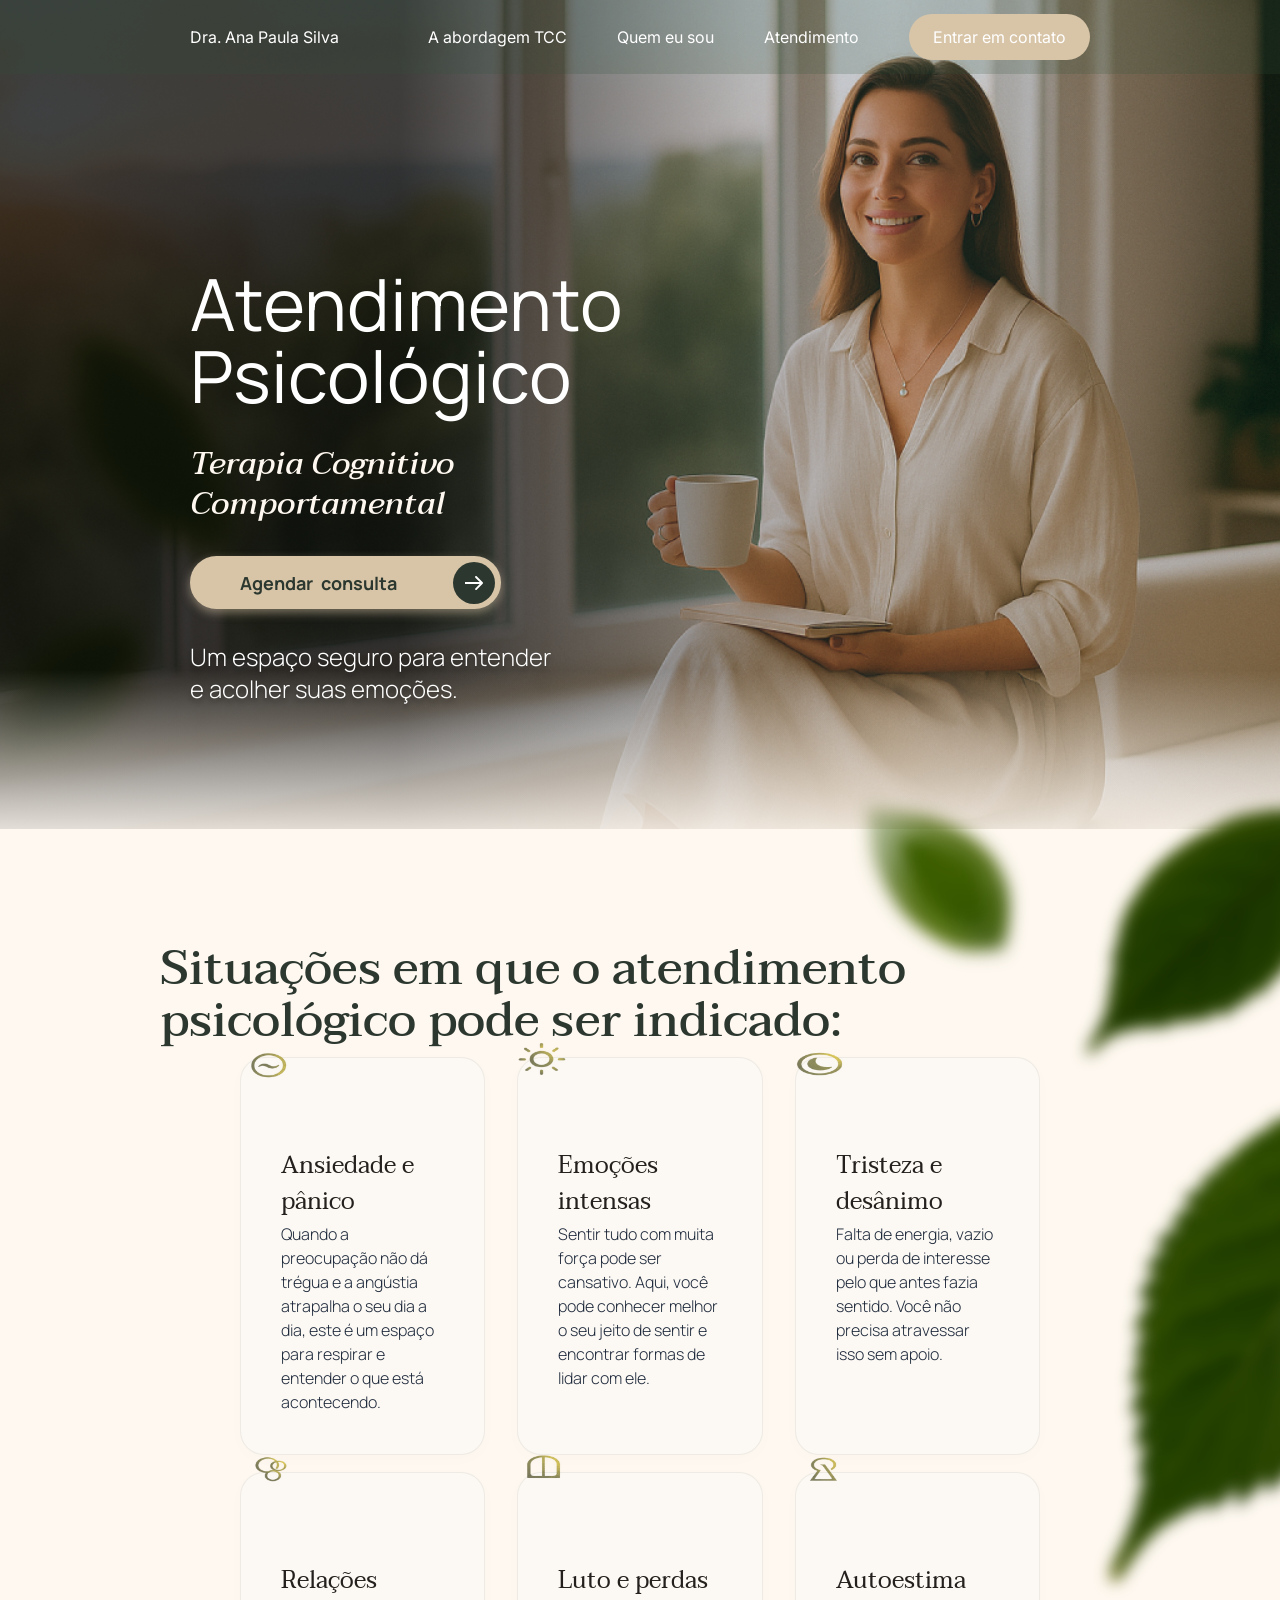
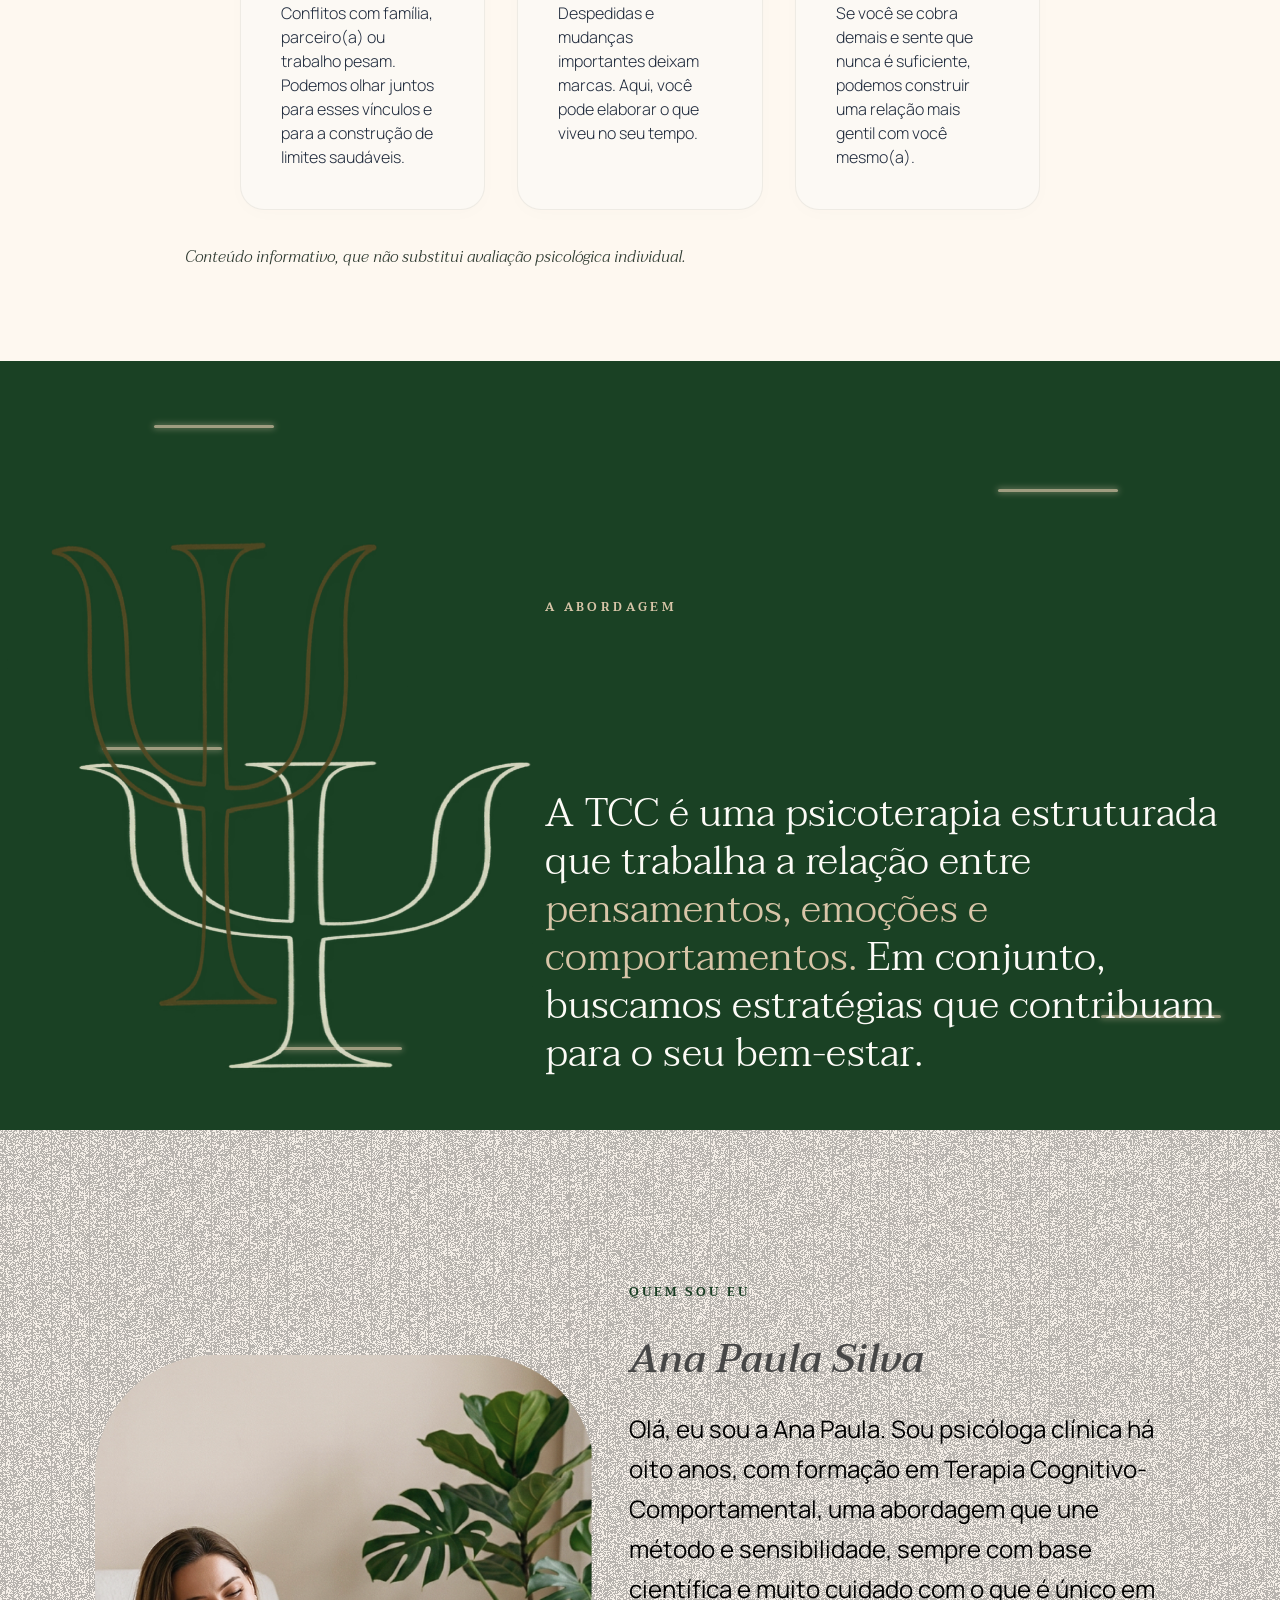
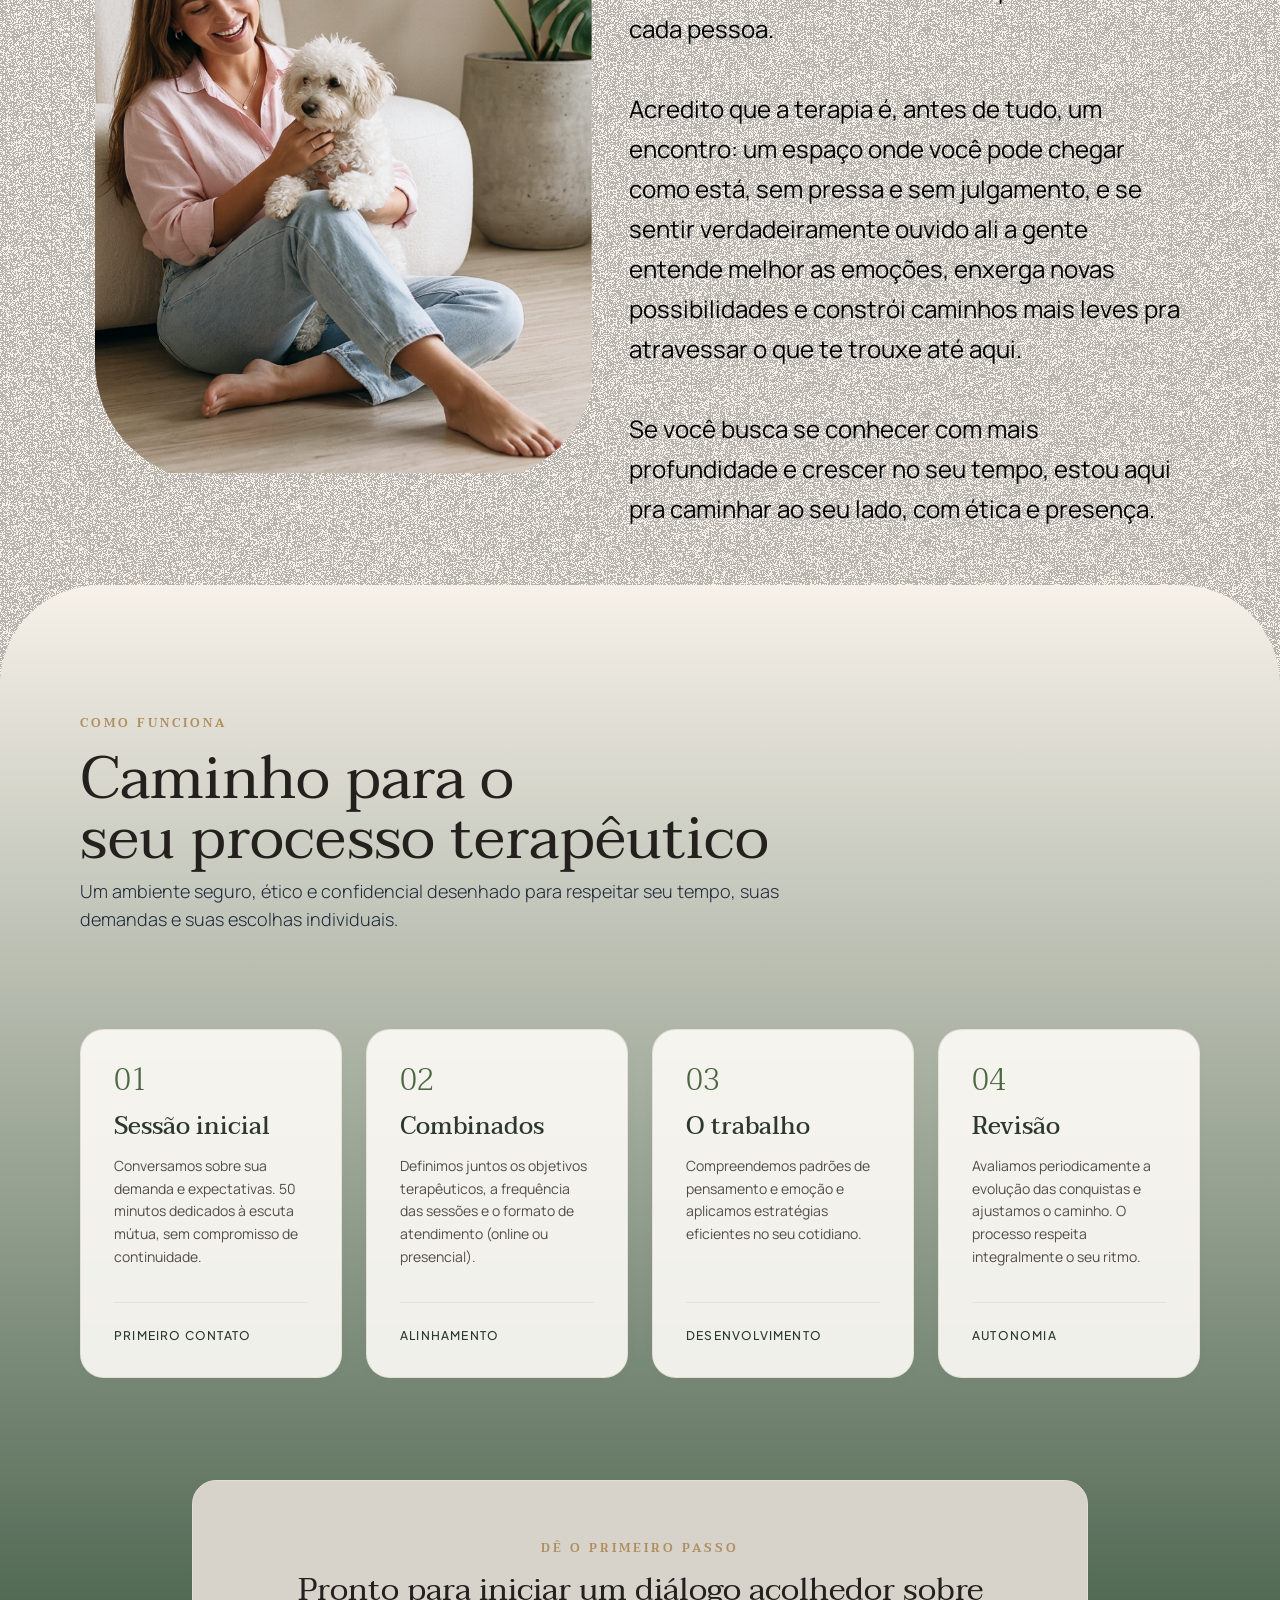
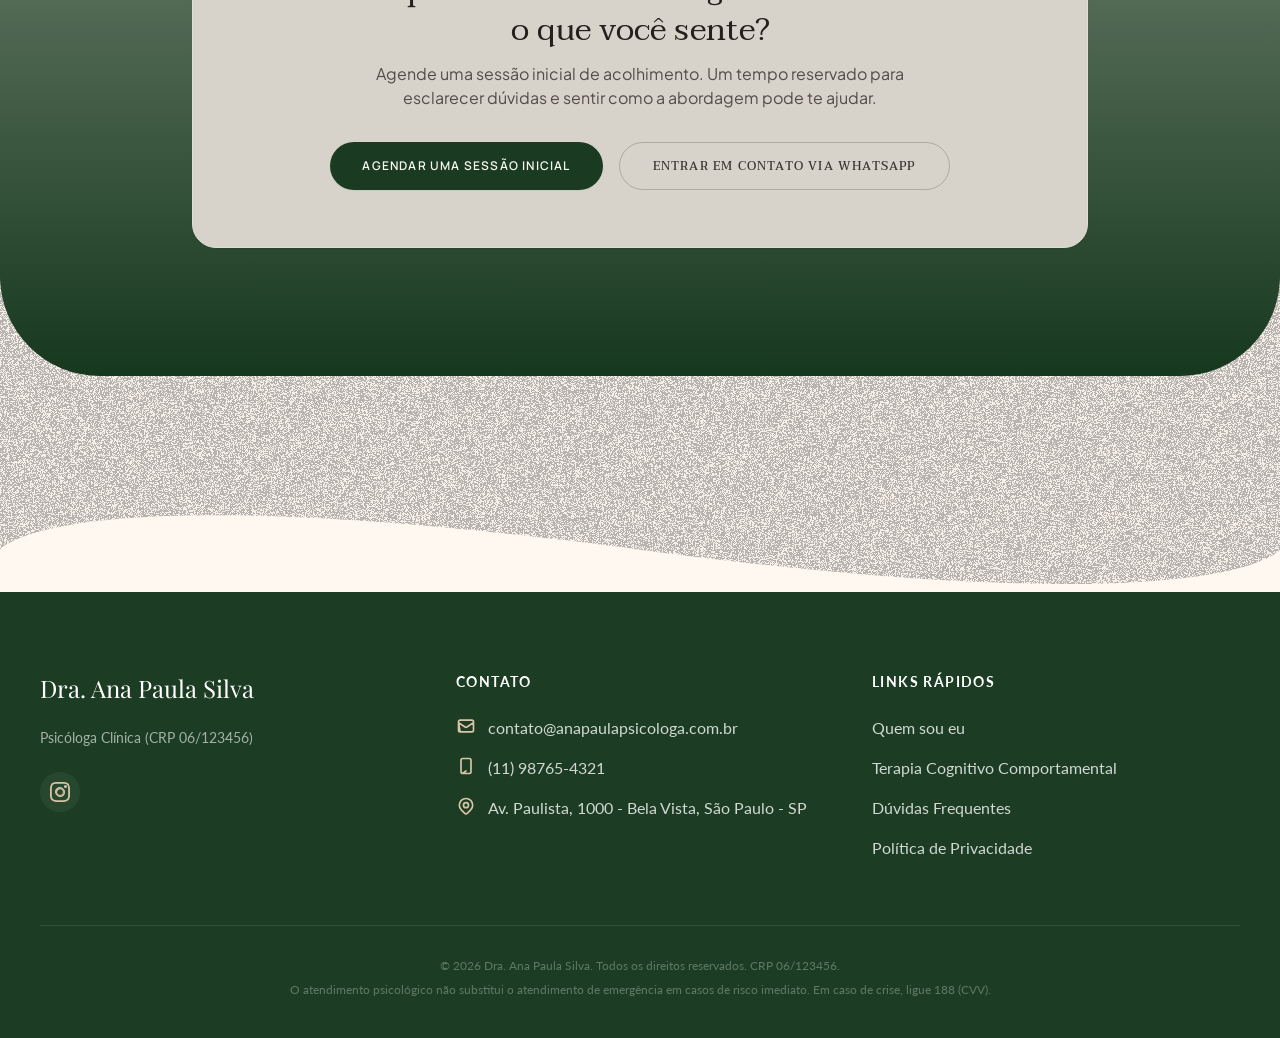
<file: Figma/index.html>
<!DOCTYPE html>
<html lang="pt-BR">
<head>
  <meta charset="UTF-8" />
  <meta name="viewport" content="width=device-width, initial-scale=1.0" />
  <title>Dra. Ana Paula Silva — Atendimento Psicológico</title>
  <meta name="description" content="Atendimento psicológico com Terapia Cognitivo Comportamental. Um espaço seguro para entender e acolher suas emoções." />
  <link rel="preconnect" href="https://fonts.googleapis.com" />
  <link rel="preconnect" href="https://fonts.gstatic.com" crossorigin />
  <link
    href="https://fonts.googleapis.com/css2?family=Manrope:wght@300;400;600;700&family=Taviraj:ital,wght@0,300;0,400;0,500;0,600;1,300;1,500&family=Plus+Jakarta+Sans:ital,wght@0,300;0,400;0,500;1,400&family=Inter:wght@400&family=Playfair+Display:wght@400&family=Lato:wght@400;700&display=swap"
    rel="stylesheet"
  />
  <link rel="stylesheet" href="styles.css" />
</head>
<body>

  <!-- ======================= HEADER ======================= -->
  <header class="site-header">
    <div class="brand">
      <span class="brand__name">Dra. Ana Paula Silva</span>
    </div>
    <nav class="main-nav" aria-label="Navegação principal">
      <a href="#abordagem">A abordagem TCC</a>
      <a href="#sobre">Quem eu sou</a>
      <a href="#atendimento">Atendimento</a>
      <a class="pill pill--ghost" href="#contato">Entrar em contato</a>
    </nav>
  </header>

  <!-- ======================= HERO ======================= -->
  <section class="hero">
    <img class="hero__bg" src="assets/9b7d0.png" alt="Dra. Ana Paula Silva em seu consultório, com xícara de café" />
    <div class="hero__overlay" aria-hidden="true"></div>
    <div class="hero__content">
      <h1 class="hero__title">Atendimento<br />Psicológico</h1>
      <p class="hero__tagline">Terapia Cognitivo<br />Comportamental</p>
      <a class="btn btn--hero" href="#contato">
        <span class="btn__label">Agendar&nbsp; consulta</span>
        <span class="btn__circle" aria-hidden="true">
          <img src="assets/4088e.svg" alt="" />
          <img src="assets/f2c82.svg" alt="" />
        </span>
      </a>
      <p class="hero__sub">Um espaço seguro para entender e acolher suas emoções.</p>
    </div>
  </section>

  <!-- ======================= CARDS / SITUAÇÕES ======================= -->
  <section class="cards" id="atendimento">
    <img class="cards__leaves" src="assets/8c21f.png" alt="" aria-hidden="true" />
    <h2 class="cards__title">Situações em que o atendimento psicológico pode ser indicado:</h2>
    <div class="cards__grid">
      <article class="card">
        <img class="card__icon" src="assets/f51fc.png" alt="" aria-hidden="true" />
        <h3 class="card__title">Ansiedade e pânico</h3>
        <p class="card__text">Quando a preocupação não dá trégua e a angústia atrapalha o seu dia a dia, este é um espaço para respirar e entender o que está acontecendo.</p>
      </article>
      <article class="card">
        <img class="card__icon" src="assets/f6b8a.png" alt="" aria-hidden="true" />
        <h3 class="card__title">Emoções intensas</h3>
        <p class="card__text">Sentir tudo com muita força pode ser cansativo. Aqui, você pode conhecer melhor o seu jeito de sentir e encontrar formas de lidar com ele.</p>
      </article>
      <article class="card">
        <img class="card__icon" src="assets/e06b9.png" alt="" aria-hidden="true" />
        <h3 class="card__title">Tristeza e desânimo</h3>
        <p class="card__text">Falta de energia, vazio ou perda de interesse pelo que antes fazia sentido. Você não precisa atravessar isso sem apoio.</p>
      </article>
      <article class="card">
        <img class="card__icon" src="assets/e07ad.png" alt="" aria-hidden="true" />
        <h3 class="card__title">Relações</h3>
        <p class="card__text">Conflitos com família, parceiro(a) ou trabalho pesam. Podemos olhar juntos para esses vínculos e para a construção de limites saudáveis.</p>
      </article>
      <article class="card">
        <img class="card__icon" src="assets/8203e.png" alt="" aria-hidden="true" />
        <h3 class="card__title">Luto e perdas</h3>
        <p class="card__text">Despedidas e mudanças importantes deixam marcas. Aqui, você pode elaborar o que viveu no seu tempo.</p>
      </article>
      <article class="card">
        <img class="card__icon" src="assets/14e40.png" alt="" aria-hidden="true" />
        <h3 class="card__title">Autoestima</h3>
        <p class="card__text">Se você se cobra demais e sente que nunca é suficiente, podemos construir uma relação mais gentil com você mesmo(a).</p>
      </article>
    </div>
    <p class="cards__note">Conteúdo informativo, que não substitui avaliação psicológica individual.</p>
  </section>

  <!-- ======================= A ABORDAGEM (dark) ======================= -->
  <section class="approach" id="abordagem">
    <span class="dot dot--1" aria-hidden="true"></span>
    <span class="dot dot--2" aria-hidden="true"></span>
    <span class="dot dot--3" aria-hidden="true"></span>
    <span class="dot dot--4" aria-hidden="true"></span>
    <span class="dot dot--5" aria-hidden="true"></span>
    <img class="approach__psi approach__psi--main" src="assets/9cf78.png" alt="" aria-hidden="true" />
    <img class="approach__psi approach__psi--anim" src="assets/066e7.png" alt="" aria-hidden="true" />
    <div class="approach__text">
      <p class="eyebrow eyebrow--gold-light">A Abordagem</p>
      <p class="approach__quote">
        A TCC é uma psicoterapia estruturada que trabalha a relação entre
        <span class="approach__quote-gold">pensamentos, emoções e comportamentos.</span>
        Em conjunto, buscamos estratégias que contribuam para o seu bem-estar.
      </p>
    </div>
  </section>

  <!-- ======================= QUEM SOU EU + COMO FUNCIONA ======================= -->
  <div class="mid">
    <img class="mid__grain" src="assets/9df1b.svg" alt="" aria-hidden="true" />

    <section class="about" id="sobre">
      <div class="about__photo-wrap">
        <img class="about__photo" src="assets/f3b8d.png" alt="Retrato da psicóloga Ana Paula Silva sentada em um ambiente acolhedor" />
      </div>
      <div class="about__text">
        <p class="eyebrow eyebrow--green">Quem sou eu</p>
        <h2 class="about__name">Ana Paula Silva</h2>
        <div class="about__bio">
          <p>Olá, eu sou a Ana Paula. Sou psicóloga clínica há oito anos, com formação em Terapia Cognitivo-Comportamental, uma abordagem que une método e sensibilidade, sempre com base científica e muito cuidado com o que é único em cada pessoa.</p>
          <p>Acredito que a terapia é, antes de tudo, um encontro: um espaço onde você pode chegar como está, sem pressa e sem julgamento, e se sentir verdadeiramente ouvido ali a gente entende melhor as emoções, enxerga novas possibilidades e constrói caminhos mais leves pra atravessar o que te trouxe até aqui.</p>
          <p>Se você busca se conhecer com mais profundidade e crescer no seu tempo, estou aqui pra caminhar ao seu lado, com ética e presença.</p>
        </div>
      </div>
    </section>

    <section class="process">
      <div class="process__inner">
        <div class="process__head">
          <p class="eyebrow eyebrow--gold">Como funciona</p>
          <h2 class="process__title">Caminho para o<br />seu processo terapêutico</h2>
          <p class="process__intro">Um ambiente seguro, ético e confidencial desenhado para respeitar seu tempo, suas demandas e suas escolhas individuais.</p>
        </div>

        <div class="steps">
          <div class="step">
            <span class="step__num">01</span>
            <h3 class="step__title">Sessão inicial</h3>
            <p class="step__text">Conversamos sobre sua demanda e expectativas. 50 minutos dedicados à escuta mútua, sem compromisso de continuidade.</p>
            <span class="step__tag">Primeiro contato</span>
          </div>
          <div class="step">
            <span class="step__num">02</span>
            <h3 class="step__title">Combinados</h3>
            <p class="step__text">Definimos juntos os objetivos terapêuticos, a frequência das sessões e o formato de atendimento (online ou presencial).</p>
            <span class="step__tag">Alinhamento</span>
          </div>
          <div class="step">
            <span class="step__num">03</span>
            <h3 class="step__title">O trabalho</h3>
            <p class="step__text">Compreendemos padrões de pensamento e emoção e aplicamos estratégias eficientes no seu cotidiano.</p>
            <span class="step__tag">Desenvolvimento</span>
          </div>
          <div class="step">
            <span class="step__num">04</span>
            <h3 class="step__title">Revisão</h3>
            <p class="step__text">Avaliamos periodicamente a evolução das conquistas e ajustamos o caminho. O processo respeita integralmente o seu ritmo.</p>
            <span class="step__tag">Autonomia</span>
          </div>
        </div>

        <div class="cta">
          <p class="eyebrow eyebrow--gold">Dê o primeiro passo</p>
          <h3 class="cta__title">Pronto para iniciar um diálogo acolhedor sobre o que você sente?</h3>
          <p class="cta__text">Agende uma sessão inicial de acolhimento. Um tempo reservado para esclarecer dúvidas e sentir como a abordagem pode te ajudar.</p>
          <div class="cta__actions">
            <a class="btn btn--solid" href="#contato">Agendar uma sessão inicial</a>
            <a class="btn btn--outline" href="#contato">Entrar em contato via WhatsApp</a>
          </div>
        </div>
      </div>
    </section>
  </div>

  <!-- ======================= FOOTER ======================= -->
  <footer class="footer" id="contato">
    <div class="footer__cols">
      <div class="footer__col">
        <p class="footer__brand">Dra. Ana Paula Silva</p>
        <p class="footer__crp">Psicóloga Clínica (CRP 06/123456)</p>
        <a class="footer__social" href="#" aria-label="Instagram">
          <img src="assets/e5121.svg" alt="" />
        </a>
      </div>
      <div class="footer__col">
        <h4 class="footer__heading">Contato</h4>
        <ul class="footer__list">
          <li class="footer__item">
            <img src="assets/0ac63.svg" alt="" aria-hidden="true" />
            <span>contato@anapaulapsicologa.com.br</span>
          </li>
          <li class="footer__item">
            <img src="assets/3091d.svg" alt="" aria-hidden="true" />
            <span>(11) 98765-4321</span>
          </li>
          <li class="footer__item">
            <img src="assets/d5846.svg" alt="" aria-hidden="true" />
            <span>Av. Paulista, 1000 - Bela Vista, São Paulo - SP</span>
          </li>
        </ul>
      </div>
      <div class="footer__col">
        <h4 class="footer__heading">Links Rápidos</h4>
        <ul class="footer__links">
          <li><a href="#sobre">Quem sou eu</a></li>
          <li><a href="#abordagem">Terapia Cognitivo Comportamental</a></li>
          <li><a href="#atendimento">Dúvidas Frequentes</a></li>
          <li><a href="#">Política de Privacidade</a></li>
        </ul>
      </div>
    </div>
    <div class="footer__bottom">
      <p>© 2026 Dra. Ana Paula Silva. Todos os direitos reservados. CRP 06/123456.</p>
      <p>O atendimento psicológico não substitui o atendimento de emergência em casos de risco imediato. Em caso de crise, ligue 188 (CVV).</p>
    </div>
  </footer>

</body>
</html>
</file>
<file: Figma/styles.css>
/* ============================================================
   Dra. Ana Paula Silva — Atendimento Psicológico (landing page)
   Design source: Figma "Free Landing Page Design — Tutorial"
   ============================================================ */

:root {
  --green-900: #1c3d24;
  --green-800: #1a4124;
  --green-700: #16381e;
  --green-deep: #1a3b21;
  --cream: #fef8f0;
  --cream-2: #f7f1e9;
  --card-bg: #fcf9f4;
  --gold: #d8c5a8;
  --gold-dark: #af8e60;
  --ink: #23201d;
  --ink-soft: #524d47;
  --ink-mid: #1e293b;
  --line: rgba(226, 221, 213, 0.5);
  --line-strong: rgba(226, 221, 213, 0.85);
  --font-serif: "Taviraj", Georgia, serif;
  --font-sans: "Manrope", "Helvetica Neue", Arial, sans-serif;
  --font-jakarta: "Plus Jakarta Sans", "Helvetica Neue", Arial, sans-serif;
  --font-lato: "Lato", "Helvetica Neue", Arial, sans-serif;
  --font-playfair: "Playfair Display", Georgia, serif;
  --font-inter: "Inter", "Helvetica Neue", Arial, sans-serif;
}

* {
  margin: 0;
  padding: 0;
  box-sizing: border-box;
}

html {
  scroll-behavior: smooth;
}

body {
  background: var(--green-900);
  color: var(--ink);
  font-family: var(--font-sans);
  overflow-x: hidden;
}

img {
  display: block;
  max-width: 100%;
}

a {
  text-decoration: none;
  color: inherit;
}

ul {
  list-style: none;
}

section,
footer {
  scroll-margin-top: 24px;
}

.container {
  width: 100%;
  max-width: 1440px;
  margin: 0 auto;
  padding: 0 160px;
}

.eyebrow {
  font-family: var(--font-serif);
  font-weight: 600;
  font-size: 12px;
  letter-spacing: 3px;
  text-transform: uppercase;
}

.eyebrow--gold {
  color: var(--gold-dark);
}

.eyebrow--gold-light {
  color: var(--gold);
  letter-spacing: 3.36px;
}

.eyebrow--green {
  color: #173b21;
}

/* ============================ HEADER ============================ */

.site-header {
  position: absolute;
  top: 0;
  left: 0;
  right: 0;
  z-index: 5;
  display: flex;
  align-items: center;
  justify-content: space-between;
  width: 100%; /* estica até a borda da tela, como o hero, pra manter o alinhamento à esquerda */
  /* 190px à esquerda = mesma margem do texto do hero; padding vertical simétrico =
     conteúdo (nome + links) centralizado no meio do retângulo da nav */
  padding: 14px 190px;
  /* verde suave com transparência: visível, mas não opaco */
  background: rgba(46, 80, 55, 0.2);
}

.brand {
  display: flex;
  flex-direction: column;
}

.brand__name {
  font-family: var(--font-inter);
  font-size: 16px;
  line-height: 26px;
  color: #fff;
}

.main-nav {
  display: flex;
  align-items: center;
  gap: 50px;
}

.main-nav a {
  font-family: var(--font-inter);
  font-size: 16px;
  line-height: 26px;
  color: #fff;
  transition: opacity 0.2s ease;
}

.main-nav a:hover {
  opacity: 0.75;
}

.pill {
  display: inline-flex;
  align-items: center;
  justify-content: center;
  border-radius: 50px;
  white-space: nowrap;
  transition: background 0.2s ease;
}

.pill--ghost {
  /* mesmo tom amarelo claro do botão "Agendar consulta" */
  background: var(--gold);
  color: var(--ink); /* texto escuro pra legibilidade sobre o dourado */
  /* padding horizontal menor: o gap (50px) passa a ser visualmente uniforme entre todos os itens, inclusive o botão */
  padding: 10px 24px;
}

.pill--ghost:hover {
  background: #e2d3bd;
  opacity: 1;
}

/* ============================ HERO ============================ */

.hero {
  position: relative;
  overflow: hidden;
  display: block;
}

.hero__bg {
  display: block;
  width: 100%;
  height: auto;
}

.hero__overlay {
  position: absolute;
  inset: 0;
  background: linear-gradient(
    270deg,
    rgba(217, 217, 217, 0) 0%,
    rgba(134, 134, 134, 0.1) 26.4%,
    rgba(172, 172, 172, 0.05) 30.3%,
    rgba(86, 86, 86, 0.2) 41.7%,
    rgba(0, 0, 0, 0.7) 68.8%
  );
}

.hero::after {
  /* blend into the cream cards section */
  content: "";
  position: absolute;
  left: 0;
  right: 0;
  top: auto;
  bottom: 0;
  height: 184px;
  background: linear-gradient(to bottom, rgba(254, 248, 240, 0) 0%, var(--cream) 100%);
  pointer-events: none;
}

.hero__content {
  position: absolute;
  inset: 0;
  z-index: 2;
  display: flex;
  flex-direction: column;
  justify-content: center;
  padding: 160px 0 40px 190px;
  max-width: 900px;
}

.hero__title {
  font-family: var(--font-sans);
  font-weight: 400;
  font-size: 72px;
  line-height: 72px;
  color: #fff;
  letter-spacing: 0;
}

.hero__tagline {
  margin-top: 32px;
  font-family: var(--font-serif);
  font-style: italic;
  font-weight: 500;
  font-size: 32px;
  line-height: 40px;
  color: var(--cream);
}

.btn {
  position: relative;
  display: inline-flex;
  align-items: center;
  border-radius: 50px;
  cursor: pointer;
}

.btn--hero {
  margin-top: 32px;
  width: 311px;
  height: 53px;
  background: var(--gold);
  box-shadow: 0 4px 10px rgba(216, 197, 168, 0.5);
  transition: transform 0.2s ease, box-shadow 0.2s ease;
}

.btn--hero:hover {
  transform: translateY(-2px);
  box-shadow: 0 8px 18px rgba(216, 197, 168, 0.55);
}

.btn__label {
  font-family: var(--font-sans);
  font-weight: 700;
  font-size: 18px;
  line-height: 26px;
  color: #2c382f;
  padding-left: 50px;
}

.btn__circle {
  position: absolute;
  right: 6px;
  top: 50%;
  transform: translateY(-50%);
  width: 42px;
  height: 42px;
}

.btn__circle img:first-child {
  position: absolute;
  inset: 0;
  width: 100%;
  height: 100%;
}

.btn__circle img:last-child {
  position: absolute;
  left: 12px;
  top: 50%;
  transform: translateY(-50%);
  width: 18px;
  height: auto;
}

.hero__sub {
  margin-top: 32px;
  font-family: var(--font-sans);
  font-weight: 300;
  font-size: 24px;
  line-height: 32px;
  color: #fff;
  text-shadow: 0 4px 4px rgba(0, 0, 0, 0.25);
  max-width: 369px;
}

/* ============================ CARDS ============================ */

.cards {
  position: relative;
  z-index: 1;
  margin-top: -25px;
  background: var(--cream);
  padding: 114px 0 89px;
}

.cards__leaves {
  position: absolute;
  top: -135px;
  right: -505px;
  width: 919px;
  max-width: 80vw;
  filter: blur(7.5px);
  pointer-events: none;
}

.cards__title {
  position: relative;
  z-index: 2;
  max-width: 777px;
  margin: 0 0 10px 160px;
  font-family: var(--font-serif);
  font-weight: 500;
  font-size: 48px;
  line-height: 52px;
  color: #2c382f;
}

.cards__grid {
  position: relative;
  z-index: 2;
  max-width: 1120px;
  margin: 0 auto;
  display: grid;
  grid-template-columns: repeat(3, 1fr);
  gap: 17px 32px;
  padding: 0 160px;
}

.card {
  position: relative;
  background: var(--card-bg);
  border: 1px solid var(--line);
  border-radius: 24px;
  padding: 40px;
  min-height: 297px;
  box-shadow: 0 4px 20px -2px rgba(80, 70, 60, 0.02);
  transition: transform 0.25s ease, box-shadow 0.25s ease;
}

.card:hover {
  transform: translateY(-4px);
  box-shadow: 0 14px 30px -8px rgba(80, 70, 60, 0.12);
}

.card__icon {
  position: absolute;
  top: -24px;
  left: -12px;
  width: 76px;
  height: auto;
  opacity: 0.8;
  pointer-events: none;
}

.card__title {
  margin-top: 50px;
  font-family: var(--font-serif);
  font-weight: 400;
  font-size: 24px;
  line-height: 36px;
  color: #23201d;
}

.card__text {
  margin-top: 2px;
  font-family: var(--font-sans);
  font-weight: 300;
  font-size: 16px;
  line-height: 24px;
  color: var(--ink-mid);
}

.cards__note {
  position: relative;
  z-index: 2;
  margin: 32px 0 0 185px;
  width: 512px;
  max-width: calc(100% - 200px);
  font-family: var(--font-serif);
  font-style: italic;
  font-weight: 300;
  font-size: 16px;
  line-height: 30px;
  color: #2c382f;
}

/* ============================ A ABORDAGEM ============================ */

.approach {
  position: relative;
  background: var(--green-800);
  height: 769px;
  overflow: hidden;
}

.dot {
  position: absolute;
  height: 3px;
  width: 120px;
  border-radius: 9999px;
  background: var(--gold);
  opacity: 0.7;
  box-shadow: 0 0 6px 1px rgba(216, 197, 168, 0.6);
}

.dot--1 {
  top: 64px;
  left: 12%;
}

.dot--2 {
  top: 128px;
  left: 78%;
}

.dot--3 {
  bottom: 80px;
  left: 22%;
}

.dot--4 {
  bottom: 112px;
  left: 86%;
}

.dot--5 {
  top: calc(50% + 2px);
  left: 8%;
}

.approach__psi--main {
  position: absolute;
  left: 24px;
  top: -47px;
  width: 570px;
  height: 871px;
  object-fit: contain;
  object-position: bottom;
}

.approach__psi--anim {
  position: absolute;
  left: -225px;
  top: 86px;
  width: 835px;
  height: 610px;
  object-fit: contain;
  object-position: bottom;
  transform-origin: center center;
  animation: psi-pulse 2s linear infinite;
}

@keyframes psi-pulse {
  0% {
    animation-timing-function: step-end;
    scale: 1.141;
  }
  100% {
    scale: 1;
  }
}

.approach__text {
  position: absolute;
  left: 545px;
  top: 144px;
  width: 723px;
}

.approach__text .eyebrow {
  margin-top: 92px;
}

.approach__quote {
  margin-top: 172px;
  font-family: var(--font-serif);
  font-weight: 300;
  font-size: 40px;
  line-height: 48px;
  color: #fdfbf7;
}

.approach__quote-gold {
  color: var(--gold);
}

/* ============================ MID (sobre + processo) ============================ */

.mid {
  position: relative;
  overflow: hidden;
  background: var(--cream);
  padding-bottom: 216px;
}

.mid__grain {
  position: absolute;
  top: -51px;
  left: 50%;
  transform: translateX(-50%);
  width: 1516px;
  height: 2705px;
  pointer-events: none;
}

/* ---------- Quem sou eu ---------- */

.about {
  position: relative;
  z-index: 2;
  display: grid;
  grid-template-columns: 500px 1fr;
  gap: 34px;
  max-width: 1440px;
  margin: 0 auto;
  padding: 152px 95px 0;
  align-items: start;
}

.about__photo {
  width: 500px;
  height: 727px;
  margin-top: 73px;
  object-fit: cover;
  object-position: bottom center;
  border-radius: 120px;
}

.about__name {
  margin-top: 25px;
  font-family: var(--font-serif);
  font-style: italic;
  font-weight: 500;
  font-size: 40px;
  line-height: 64px;
  color: #474747;
}

.about__bio {
  margin-top: 18px;
  max-width: 647px;
  font-family: var(--font-sans);
  font-weight: 400;
  font-size: 24px;
  line-height: 40px;
  color: #000;
}

.about__bio p + p {
  margin-top: 40px;
}

/* ---------- Como funciona ---------- */

.process {
  position: relative;
  z-index: 2;
  margin-top: 56px;
  background: linear-gradient(to bottom, var(--cream-2), var(--green-700));
  border-radius: 100px;
  padding: 128px 80px;
}

.process__inner {
  position: relative;
  max-width: 1280px;
  margin: 0 auto;
}

.process__head {
  max-width: 768px;
}

.process__title {
  margin-top: 16px;
  font-family: var(--font-serif);
  font-weight: 400;
  font-size: 60px;
  line-height: 60px;
  color: #23201d;
}

.process__intro {
  margin-top: 8px;
  font-family: var(--font-sans);
  font-weight: 300;
  font-size: 18px;
  line-height: 28px;
  color: var(--ink-mid);
}

.steps {
  margin-top: 96px;
  display: grid;
  grid-template-columns: repeat(4, 1fr);
  gap: 24px;
}

.step {
  position: relative;
  display: flex;
  flex-direction: column;
  min-height: 349px;
  background: rgba(253, 251, 247, 0.9);
  border: 1px solid var(--line-strong);
  border-radius: 24px;
  padding: 33px;
  box-shadow: 0 4px 20px -2px rgba(80, 70, 60, 0.02);
}

.step__num {
  font-family: var(--font-serif);
  font-weight: 300;
  font-size: 30px;
  line-height: 36px;
  color: #4a6741;
}

.step__title {
  margin-top: 12px;
  font-family: var(--font-serif);
  font-weight: 500;
  font-size: 24px;
  line-height: 32px;
  color: #2c382f;
}

.step__text {
  margin-top: 12px;
  font-family: var(--font-sans);
  font-weight: 400;
  font-size: 14px;
  line-height: 22.75px;
  color: var(--ink-soft);
}

.step__tag {
  margin-top: auto;
  padding-top: 25px;
  border-top: 1px solid #e8e2d7;
  font-family: var(--font-jakarta);
  font-weight: 500;
  font-size: 12px;
  line-height: 16px;
  letter-spacing: 1.2px;
  text-transform: uppercase;
  color: #2c382f;
}

/* ---------- CTA ---------- */

.cta {
  margin-top: 102px;
  max-width: 896px;
  margin-left: auto;
  margin-right: auto;
  background: #d7d2ca;
  border: 1px solid #e2ddd5;
  border-radius: 24px;
  padding: 57px;
  display: flex;
  flex-direction: column;
  align-items: center;
  text-align: center;
  gap: 12px;
  box-shadow: 0 1px 1px rgba(0, 0, 0, 0.05);
}

.cta__title {
  font-family: var(--font-serif);
  font-weight: 400;
  font-size: 32px;
  line-height: 40px;
  color: #23201d;
  max-width: 700px;
}

.cta__text {
  max-width: 576px;
  font-family: var(--font-jakarta);
  font-weight: 400;
  font-size: 16px;
  line-height: 24px;
  color: var(--ink-soft);
}

.cta__actions {
  display: flex;
  gap: 16px;
  justify-content: center;
  flex-wrap: wrap;
  padding-top: 20px;
}

.btn--solid {
  background: var(--green-deep);
  color: #f8f6f0;
  font-family: var(--font-sans);
  font-weight: 600;
  font-size: 12px;
  line-height: 16px;
  letter-spacing: 1.2px;
  text-transform: uppercase;
  padding: 14px 32px;
  box-shadow: 0 1px 1px rgba(0, 0, 0, 0.05);
  transition: transform 0.2s ease, background 0.2s ease;
}

.btn--solid:hover {
  background: #12301a;
  transform: translateY(-2px);
}

.btn--outline {
  border: 1px solid rgba(82, 77, 71, 0.3);
  background: transparent;
  color: #383430;
  font-family: var(--font-serif);
  font-weight: 500;
  font-size: 12px;
  line-height: 16px;
  letter-spacing: 1.2px;
  text-transform: uppercase;
  padding: 15px 33px;
  transition: background 0.2s ease, transform 0.2s ease;
}

.btn--outline:hover {
  background: rgba(82, 77, 71, 0.06);
  transform: translateY(-2px);
}

/* ============================ FOOTER ============================ */

.footer {
  position: relative;
  background: var(--green-900);
  padding: 80px 24px 40px;
}

.footer__cols {
  display: grid;
  grid-template-columns: repeat(3, 1fr);
  gap: 48px;
  max-width: 1200px;
  margin: 0 auto;
  padding-bottom: 65px;
  border-bottom: 1px solid rgba(255, 255, 255, 0.1);
}

.footer__brand {
  font-family: var(--font-playfair);
  font-weight: 400;
  font-size: 24px;
  line-height: 32px;
  color: #fff;
}

.footer__crp {
  margin-top: 24px;
  font-family: var(--font-lato);
  font-size: 14px;
  line-height: 20px;
  color: rgba(255, 255, 255, 0.6);
}

.footer__social {
  display: inline-flex;
  align-items: center;
  justify-content: center;
  width: 40px;
  height: 40px;
  margin-top: 24px;
  border-radius: 9999px;
  background: rgba(255, 255, 255, 0.05);
  transition: background 0.2s ease;
}

.footer__social:hover {
  background: rgba(255, 255, 255, 0.12);
}

.footer__social img {
  width: 20px;
  height: 20px;
}

.footer__heading {
  font-family: var(--font-lato);
  font-weight: 700;
  font-size: 14px;
  line-height: 20px;
  letter-spacing: 1.4px;
  text-transform: uppercase;
  color: #fff;
}

.footer__list {
  margin-top: 24px;
  display: flex;
  flex-direction: column;
  gap: 16px;
}

.footer__item {
  display: flex;
  align-items: flex-start;
  gap: 12px;
  font-family: var(--font-lato);
  font-size: 16px;
  line-height: 24px;
  color: rgba(255, 255, 255, 0.8);
}

.footer__item img {
  width: 20px;
  height: 20px;
  flex-shrink: 0;
}

.footer__links {
  margin-top: 24px;
  display: flex;
  flex-direction: column;
  gap: 16px;
}

.footer__links a {
  font-family: var(--font-lato);
  font-size: 16px;
  line-height: 24px;
  color: rgba(255, 255, 255, 0.8);
  transition: color 0.2s ease;
}

.footer__links a:hover {
  color: var(--gold);
}

.footer__bottom {
  display: flex;
  flex-direction: column;
  align-items: center;
  gap: 8px;
  padding-top: 32px;
  text-align: center;
}

.footer__bottom p {
  font-family: var(--font-lato);
  font-size: 12px;
  line-height: 16px;
  color: rgba(255, 255, 255, 0.3);
}

/* ============================ RESPONSIVE ============================ */

@media (max-width: 1180px) {
  .container,
  .site-header,
  .hero__content,
  .cards__grid,
  .about {
    padding-left: 48px;
    padding-right: 48px;
  }

  .cards__title {
    margin-left: 48px;
    max-width: calc(100% - 96px);
  }

  .cards__note {
    margin-left: 48px;
    width: auto;
    max-width: calc(100% - 96px);
  }

  .hero__content {
    position: relative;
    inset: auto;
    display: block;
    padding: 48px 48px 96px;
    max-width: none;
  }

  .hero__title {
    font-size: 56px;
    line-height: 58px;
  }

  .cards__grid {
    grid-template-columns: repeat(2, 1fr);
    gap: 24px 40px;
  }

  .approach__text {
    left: 48px;
    right: 48px;
    width: auto;
    max-width: 640px;
  }

  .approach__psi--main {
    width: 420px;
    height: 653px;
    opacity: 0.9;
  }

  .approach {
    height: auto;
    padding: 96px 0 120px;
  }

  .approach__psi--anim {
    display: none;
  }

  .steps {
    grid-template-columns: repeat(2, 1fr);
  }
}

@media (max-width: 760px) {
  .site-header {
    flex-direction: column;
    align-items: flex-start;
    gap: 16px;
    padding-top: 24px;
    padding-bottom: 24px; /* mantém o conteúdo centralizado na vertical também no mobile */
    padding-left: 32px; /* acompanha a margem esquerda do texto do hero no mobile */
  }

  .main-nav {
    flex-wrap: wrap;
    gap: 12px 20px;
  }

  .pill--ghost {
    padding: 10px 24px;
  }

  .hero__content {
    padding: 40px 32px 96px;
  }

  .hero__title {
    font-size: 44px;
    line-height: 48px;
  }

  .hero__tagline {
    font-size: 24px;
    margin-top: 24px;
  }

  .btn--hero {
    width: 100%;
    max-width: 311px;
  }

  .cards {
    padding: 64px 0 96px;
  }

  .cards__title {
    font-size: 32px;
    line-height: 40px;
    margin-left: 32px;
    max-width: calc(100% - 64px);
  }

  .cards__grid {
    grid-template-columns: 1fr;
    padding: 0 32px;
  }

  .cards__note {
    margin-left: 32px;
    width: auto;
    max-width: calc(100% - 64px);
    margin-top: 64px;
  }

  .cards__leaves {
    display: none;
  }

  .approach__quote {
    font-size: 28px;
    line-height: 38px;
    margin-top: 96px;
  }

  .approach__psi--main {
    width: 300px;
    height: 460px;
    opacity: 0.8;
  }

  .about {
    grid-template-columns: 1fr;
    gap: 48px;
    padding: 96px 32px 40px;
  }

  .about__photo {
    width: 100%;
    height: auto;
    aspect-ratio: 765 / 1024;
    border-radius: 48px;
  }

  .about__name {
    font-size: 32px;
    line-height: 44px;
  }

  .about__bio {
    font-size: 18px;
    line-height: 30px;
  }

  .process {
    margin-top: 80px;
    border-radius: 48px;
    padding: 64px 28px;
  }

  .process__title {
    font-size: 40px;
    line-height: 44px;
  }

  .steps {
    grid-template-columns: 1fr;
    margin-top: 48px;
  }

  .cta {
    padding: 40px 24px;
    margin-top: 48px;
  }

  .cta__title {
    font-size: 26px;
  }

  .footer__cols {
    grid-template-columns: 1fr;
    gap: 40px;
  }
}
</file>
